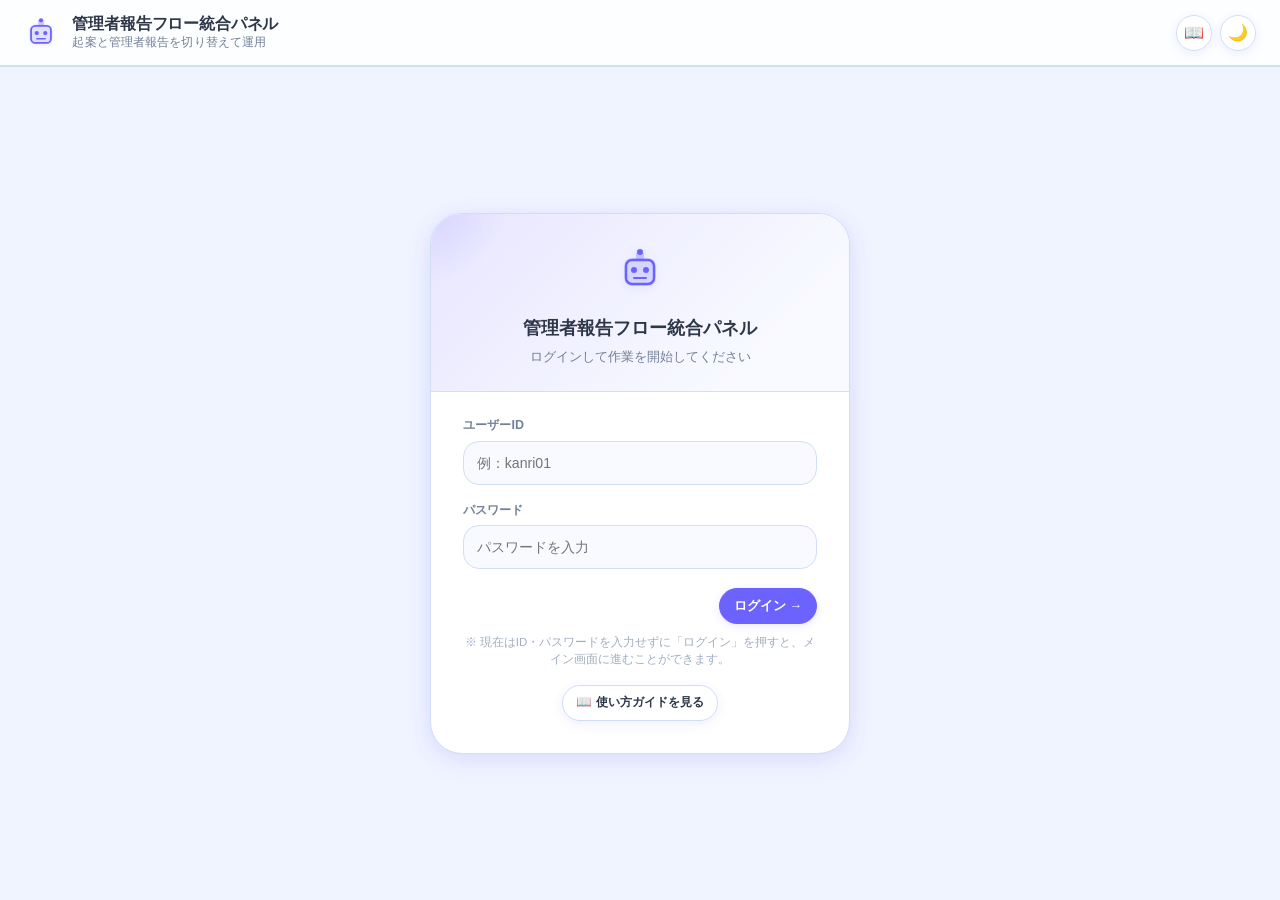
<file: index.html>
<!DOCTYPE html>
<html lang="ja" data-theme="light">
<head>
<meta charset="UTF-8" />
<meta name="viewport" content="width=device-width, initial-scale=1.0" />
<title>管理者報告フロー統合パネル - ログイン</title>
<link href="https://api.fontshare.com/v2/css?f[]=satoshi@400,500,700&display=swap" rel="stylesheet">
<link rel="stylesheet" href="common.css">
<style>
.login-wrap{display:flex;align-items:center;justify-content:center;flex:1;padding:1.5rem}
.login-card{background:var(--surface);border:1px solid var(--border);border-radius:var(--r-2xl);box-shadow:var(--shadow-md);max-width:420px;width:100%;overflow:hidden;animation:slideUp .4s cubic-bezier(.22,1,.36,1)}
.login-hd{padding:2rem 2rem 1.5rem;text-align:center;background:linear-gradient(135deg,var(--primary-light),var(--surface-2) 80%);border-bottom:1px solid var(--border);position:relative;overflow:hidden}
.login-hd::before{content:'';position:absolute;top:-50%;left:-20%;width:160px;height:160px;background:radial-gradient(circle,var(--primary-glow),transparent 70%);pointer-events:none}
.login-hd svg{width:48px;height:48px;color:var(--primary);filter:drop-shadow(0 2px 4px var(--primary-glow));margin-bottom:.8rem}
.login-hd h3{font-size:1.1rem;font-weight:700;margin-bottom:.3rem}
.login-hd p{font-size:.82rem;color:var(--muted);line-height:1.5}
.login-bd{padding:1.5rem 2rem 2rem}
.login-field{margin-bottom:1rem}
.login-field label{display:block;font-size:.78rem;font-weight:600;color:var(--muted);margin-bottom:.3rem;letter-spacing:.01em}
.login-field .input{width:100%;height:44px}
.login-btn-row{display:flex;justify-content:flex-end;gap:.6rem;margin-top:1.2rem}
.login-hint{margin-top:.6rem;font-size:.72rem;color:var(--faint);text-align:center;line-height:1.5}
.login-error{margin-top:.6rem;padding:.5rem .7rem;border-radius:var(--r-md);background:var(--error-soft);color:var(--error);font-size:.78rem;text-align:center;display:none}
.login-hd svg{animation:float 3s ease-in-out infinite}
@media(max-width:560px){
.login-card{max-width:100%}
.login-hd{padding:1.5rem 1.2rem 1.2rem}
.login-bd{padding:1.2rem}
}
</style>
</head>
<body>
<header class="topbar">
<div class="brand">
<svg viewBox="0 0 48 48" fill="none" aria-hidden="true">
<rect x="8" y="12" width="32" height="28" rx="8" fill="currentColor" opacity=".15"/>
<rect x="10" y="14" width="28" height="24" rx="6" stroke="currentColor" stroke-width="2.5"/>
<circle cx="18" cy="24" r="3" fill="currentColor"/>
<circle cx="30" cy="24" r="3" fill="currentColor"/>
<path d="M18 32h12" stroke="currentColor" stroke-width="2" stroke-linecap="round"/>
<rect x="20" y="6" width="8" height="8" rx="2" fill="currentColor" opacity=".3"/>
<circle cx="24" cy="6" r="3" fill="currentColor"/>
</svg>
<div>
<h1>管理者報告フロー統合パネル</h1>
<p>起案と管理者報告を切り替えて運用</p>
</div>
</div>
<div class="actions">
<button class="icon-btn" id="guideBtn" aria-label="使い方ガイド" onclick="location.href='https://morikawa001.github.io/kanri_flow/guide.html'" title="使い方ガイド">📖</button>
<button class="icon-btn" id="themeBtn" aria-label="テーマ切替">🌙</button>
</div>
</header>

<div class="login-wrap">
<div class="login-card">
<div class="login-hd">
<svg viewBox="0 0 48 48" fill="none" aria-hidden="true">
<rect x="8" y="12" width="32" height="28" rx="8" fill="currentColor" opacity=".15"/>
<rect x="10" y="14" width="28" height="24" rx="6" stroke="currentColor" stroke-width="2.5"/>
<circle cx="18" cy="24" r="3" fill="currentColor"/>
<circle cx="30" cy="24" r="3" fill="currentColor"/>
<path d="M18 32h12" stroke="currentColor" stroke-width="2" stroke-linecap="round"/>
<rect x="20" y="6" width="8" height="8" rx="2" fill="currentColor" opacity=".3"/>
<circle cx="24" cy="6" r="3" fill="currentColor"/>
</svg>
<h3>管理者報告フロー統合パネル</h3>
<p>ログインして作業を開始してください</p>
</div>
<div class="login-bd">
<div class="login-field">
<label for="loginUserId">ユーザーID</label>
<input type="text" class="input" id="loginUserId" placeholder="例：kanri01">
</div>
<div class="login-field">
<label for="loginPassword">パスワード</label>
<input type="password" class="input" id="loginPassword" placeholder="パスワードを入力">
</div>
<div class="login-error" id="loginError"></div>
<div class="login-btn-row">
<button class="primary-btn" id="loginBtn">ログイン →</button>
</div>
<div class="login-hint">※ 現在はID・パスワードを入力せずに「ログイン」を押すと、メイン画面に進むことができます。</div>
<div style="margin-top:1rem;text-align:center">
<button class="ghost-btn" onclick="location.href='https://morikawa001.github.io/kanri_flow/guide.html'" style="font-size:.78rem">📖 使い方ガイドを見る</button>
</div>
</div>
</div>
</div>

<script src="common.js?v=b74e433"></script>
<script>
document.getElementById('loginBtn').addEventListener('click',function(){
window.location.href='https://morikawa001.github.io/kanri_flow/procedure.html';
});
</script>
</body>
</html>
</file>
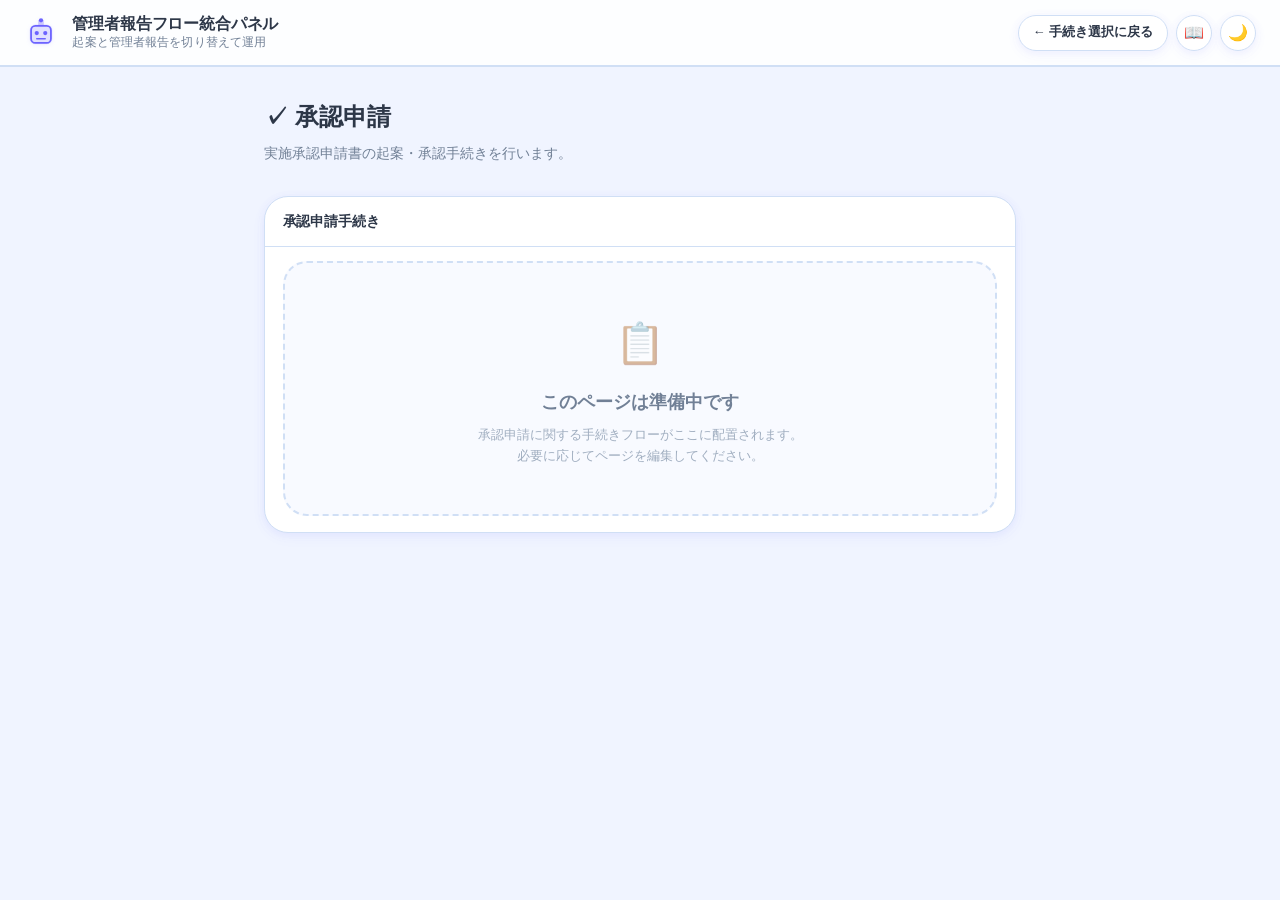
<file: approval.html>
<!DOCTYPE html>
<html lang="ja" data-theme="light">
<head>
<meta charset="UTF-8" />
<meta name="viewport" content="width=device-width, initial-scale=1.0" />
<title>承認申請 - 管理者報告フロー統合パネル</title>
<link href="https://api.fontshare.com/v2/css?f[]=satoshi@400,500,700&display=swap" rel="stylesheet">
<link rel="stylesheet" href="common.css">
<style>
.content-wrap{flex:1;padding:2rem 1.5rem;max-width:800px;width:100%;margin:0 auto}
.page-hd{margin-bottom:2rem;animation:slideUp .4s cubic-bezier(.22,1,.36,1)}
.page-hd h2{font-size:1.5rem;font-weight:700;margin-bottom:.3rem}
.page-hd p{color:var(--muted);font-size:.88rem;line-height:1.6}
.placeholder{padding:3rem 1.5rem;text-align:center;background:var(--surface-2);border:2px dashed var(--border);border-radius:var(--r-xl);animation:slideUp .6s cubic-bezier(.22,1,.36,1)}
.placeholder h3{font-size:1.1rem;color:var(--muted);margin-bottom:.5rem}
.placeholder p{font-size:.82rem;color:var(--faint);line-height:1.6}
.placeholder .icon{font-size:2.5rem;margin-bottom:.8rem;opacity:.5}
@media(max-width:560px){
.content-wrap{padding:1.2rem .85rem}
.page-hd h2{font-size:1.2rem}
}
</style>
</head>
<body>
<header class="topbar">
<div class="brand">
<svg viewBox="0 0 48 48" fill="none" aria-hidden="true">
<rect x="8" y="12" width="32" height="28" rx="8" fill="currentColor" opacity=".15"/>
<rect x="10" y="14" width="28" height="24" rx="6" stroke="currentColor" stroke-width="2.5"/>
<circle cx="18" cy="24" r="3" fill="currentColor"/>
<circle cx="30" cy="24" r="3" fill="currentColor"/>
<path d="M18 32h12" stroke="currentColor" stroke-width="2" stroke-linecap="round"/>
<rect x="20" y="6" width="8" height="8" rx="2" fill="currentColor" opacity=".3"/>
<circle cx="24" cy="6" r="3" fill="currentColor"/>
</svg>
<div>
<h1>管理者報告フロー統合パネル</h1>
<p>起案と管理者報告を切り替えて運用</p>
</div>
</div>
<div class="actions">
<button class="ghost-btn" onclick="location.href='https://morikawa001.github.io/kanri_flow/procedure.html'">← 手続き選択に戻る</button>
<button class="icon-btn" id="guideBtn" aria-label="使い方ガイド" onclick="location.href='https://morikawa001.github.io/kanri_flow/guide.html'" title="使い方ガイド">📖</button>
<button class="icon-btn" id="themeBtn" aria-label="テーマ切替">🌙</button>
</div>
</header>

<div class="content-wrap">
<div class="page-hd">
<h2>✓ 承認申請</h2>
<p>実施承認申請書の起案・承認手続きを行います。</p>
</div>
<div class="card">
<div class="card-hd"><h3>承認申請手続き</h3></div>
<div class="card-bd">
<div class="placeholder">
<div class="icon">📋</div>
<h3>このページは準備中です</h3>
<p>承認申請に関する手続きフローがここに配置されます。<br>必要に応じてページを編集してください。</p>
</div>
</div>
</div>
</div>

<script src="common.js?v=b74e433"></script>
</body>
</html>
</file>
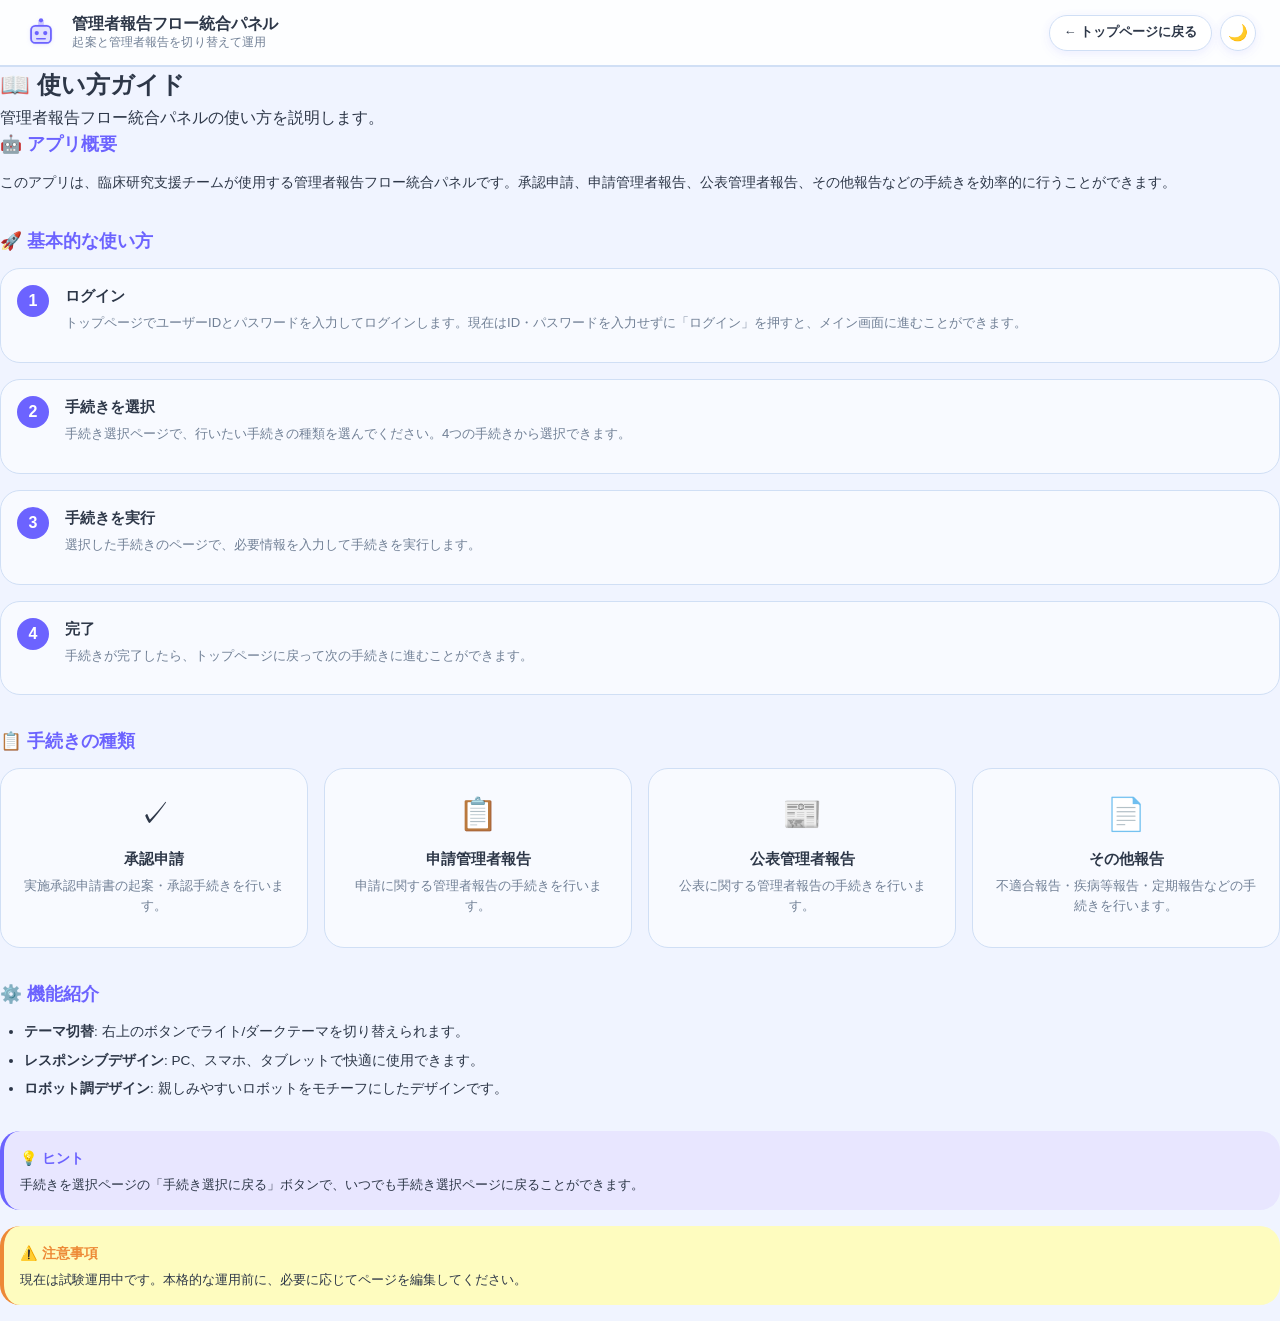
<file: guide.html>
<!DOCTYPE html>
<html lang="ja" data-theme="light">
<head>
<meta charset="UTF-8" />
<meta name="viewport" content="width=device-width, initial-scale=1.0" />
<title>使い方ガイド - 管理者報告フロー統合パネル</title>
<link href="https://api.fontshare.com/v2/css?f[]=satoshi@400,500,700&display=swap" rel="stylesheet">
<link rel="stylesheet" href="common.css">
<style>
.guide-section{margin-bottom:2rem}
.guide-section h3{font-size:1.1rem;font-weight:700;margin-bottom:.8rem;color:var(--primary);display:flex;align-items:center;gap:.5rem}
.guide-section p{font-size:.88rem;color:var(--text);line-height:1.7;margin-bottom:.8rem}
.guide-section ul{margin:.5rem 0 1rem;padding-left:1.5rem}
.guide-section li{font-size:.85rem;color:var(--text);line-height:1.6;margin-bottom:.4rem}

.step-list{display:grid;gap:1rem}
.step-item{display:flex;gap:1rem;align-items:flex-start;padding:1rem;background:var(--surface-2);border-radius:var(--r-lg);border:1px solid var(--border)}
.step-num{width:2rem;height:2rem;border-radius:50%;background:var(--primary);color:var(--inv);display:flex;align-items:center;justify-content:center;font-weight:700;flex-shrink:0}
.step-content h4{font-size:.92rem;font-weight:600;margin-bottom:.3rem}
.step-content p{font-size:.82rem;color:var(--muted);line-height:1.5}

.feature-grid{display:grid;grid-template-columns:repeat(auto-fit,minmax(250px,1fr));gap:1rem}
.feature-card{padding:1.2rem;background:var(--surface-2);border-radius:var(--r-lg);border:1px solid var(--border);text-align:center}
.feature-icon{font-size:2rem;margin-bottom:.5rem}
.feature-card h4{font-size:.92rem;font-weight:600;margin-bottom:.3rem}
.feature-card p{font-size:.82rem;color:var(--muted);line-height:1.5}

.tip-box{padding:1rem;background:var(--primary-light);border-radius:var(--r-lg);border-left:4px solid var(--primary);margin:1rem 0}
.tip-box h4{font-size:.88rem;font-weight:600;margin-bottom:.3rem;color:var(--primary)}
.tip-box p{font-size:.82rem;color:var(--text);line-height:1.5}

.warning-box{padding:1rem;background:var(--warn-soft);border-radius:var(--r-lg);border-left:4px solid var(--warn);margin:1rem 0}
.warning-box h4{font-size:.88rem;font-weight:600;margin-bottom:.3rem;color:var(--warn)}
.warning-box p{font-size:.82rem;color:var(--text);line-height:1.5}
</style>
</head>
<body>
<header class="topbar">
<div class="brand">
<svg viewBox="0 0 48 48" fill="none" aria-hidden="true">
<rect x="8" y="12" width="32" height="28" rx="8" fill="currentColor" opacity=".15"/>
<rect x="10" y="14" width="28" height="24" rx="6" stroke="currentColor" stroke-width="2.5"/>
<circle cx="18" cy="24" r="3" fill="currentColor"/>
<circle cx="30" cy="24" r="3" fill="currentColor"/>
<path d="M18 32h12" stroke="currentColor" stroke-width="2" stroke-linecap="round"/>
<rect x="20" y="6" width="8" height="8" rx="2" fill="currentColor" opacity=".3"/>
<circle cx="24" cy="6" r="3" fill="currentColor"/>
</svg>
<div>
<h1>管理者報告フロー統合パネル</h1>
<p>起案と管理者報告を切り替えて運用</p>
</div>
</div>
<div class="actions">
<button class="ghost-btn" onclick="location.href='https://morikawa001.github.io/kanri_flow/'">← トップページに戻る</button>
<button class="icon-btn" id="themeBtn" aria-label="テーマ切替">🌙</button>
</div>
</header>

<div class="content-wrap">
<div class="page-hd">
<h2>📖 使い方ガイド</h2>
<p>管理者報告フロー統合パネルの使い方を説明します。</p>
</div>

<div class="guide-section">
<h3>🤖 アプリ概要</h3>
<p>このアプリは、臨床研究支援チームが使用する管理者報告フロー統合パネルです。承認申請、申請管理者報告、公表管理者報告、その他報告などの手続きを効率的に行うことができます。</p>
</div>

<div class="guide-section">
<h3>🚀 基本的な使い方</h3>
<div class="step-list">
<div class="step-item">
<div class="step-num">1</div>
<div class="step-content">
<h4>ログイン</h4>
<p>トップページでユーザーIDとパスワードを入力してログインします。現在はID・パスワードを入力せずに「ログイン」を押すと、メイン画面に進むことができます。</p>
</div>
</div>
<div class="step-item">
<div class="step-num">2</div>
<div class="step-content">
<h4>手続きを選択</h4>
<p>手続き選択ページで、行いたい手続きの種類を選んでください。4つの手続きから選択できます。</p>
</div>
</div>
<div class="step-item">
<div class="step-num">3</div>
<div class="step-content">
<h4>手続きを実行</h4>
<p>選択した手続きのページで、必要情報を入力して手続きを実行します。</p>
</div>
</div>
<div class="step-item">
<div class="step-num">4</div>
<div class="step-content">
<h4>完了</h4>
<p>手続きが完了したら、トップページに戻って次の手続きに進むことができます。</p>
</div>
</div>
</div>
</div>

<div class="guide-section">
<h3>📋 手続きの種類</h3>
<div class="feature-grid">
<div class="feature-card">
<div class="feature-icon">✓</div>
<h4>承認申請</h4>
<p>実施承認申請書の起案・承認手続きを行います。</p>
</div>
<div class="feature-card">
<div class="feature-icon">📋</div>
<h4>申請管理者報告</h4>
<p>申請に関する管理者報告の手続きを行います。</p>
</div>
<div class="feature-card">
<div class="feature-icon">📰</div>
<h4>公表管理者報告</h4>
<p>公表に関する管理者報告の手続きを行います。</p>
</div>
<div class="feature-card">
<div class="feature-icon">📄</div>
<h4>その他報告</h4>
<p>不適合報告・疾病等報告・定期報告などの手続きを行います。</p>
</div>
</div>
</div>

<div class="guide-section">
<h3>⚙️ 機能紹介</h3>
<ul>
<li><strong>テーマ切替</strong>: 右上のボタンでライト/ダークテーマを切り替えられます。</li>
<li><strong>レスポンシブデザイン</strong>: PC、スマホ、タブレットで快適に使用できます。</li>
<li><strong>ロボット調デザイン</strong>: 親しみやすいロボットをモチーフにしたデザインです。</li>
</ul>
</div>

<div class="tip-box">
<h4>💡 ヒント</h4>
<p>手続きを選択ページの「手続き選択に戻る」ボタンで、いつでも手続き選択ページに戻ることができます。</p>
</div>

<div class="warning-box">
<h4>⚠️ 注意事項</h4>
<p>現在は試験運用中です。本格的な運用前に、必要に応じてページを編集してください。</p>
</div>
</div>

<script src="common.js?v=b74e433"></script>
</body>
</html>
</file>
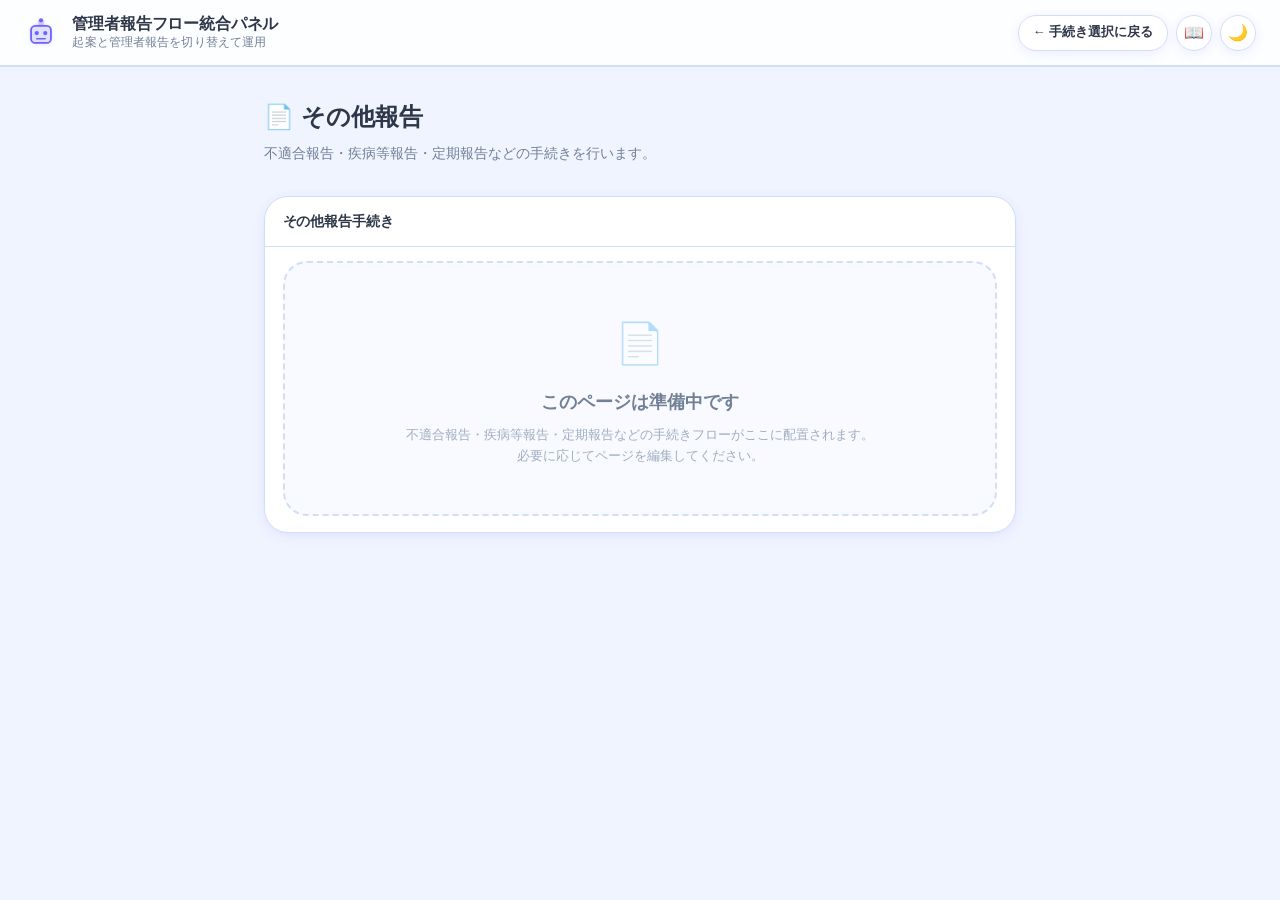
<file: other_report.html>
<!DOCTYPE html>
<html lang="ja" data-theme="light">
<head>
<meta charset="UTF-8" />
<meta name="viewport" content="width=device-width, initial-scale=1.0" />
<title>その他報告 - 管理者報告フロー統合パネル</title>
<link href="https://api.fontshare.com/v2/css?f[]=satoshi@400,500,700&display=swap" rel="stylesheet">
<link rel="stylesheet" href="common.css">
<style>
.content-wrap{flex:1;padding:2rem 1.5rem;max-width:800px;width:100%;margin:0 auto}
.page-hd{margin-bottom:2rem;animation:slideUp .4s cubic-bezier(.22,1,.36,1)}
.page-hd h2{font-size:1.5rem;font-weight:700;margin-bottom:.3rem}
.page-hd p{color:var(--muted);font-size:.88rem;line-height:1.6}
.placeholder{padding:3rem 1.5rem;text-align:center;background:var(--surface-2);border:2px dashed var(--border);border-radius:var(--r-xl);animation:slideUp .6s cubic-bezier(.22,1,.36,1)}
.placeholder h3{font-size:1.1rem;color:var(--muted);margin-bottom:.5rem}
.placeholder p{font-size:.82rem;color:var(--faint);line-height:1.6}
.placeholder .icon{font-size:2.5rem;margin-bottom:.8rem;opacity:.5}
@media(max-width:560px){
.content-wrap{padding:1.2rem .85rem}
.page-hd h2{font-size:1.2rem}
}
</style>
</head>
<body>
<header class="topbar">
<div class="brand">
<svg viewBox="0 0 48 48" fill="none" aria-hidden="true">
<rect x="8" y="12" width="32" height="28" rx="8" fill="currentColor" opacity=".15"/>
<rect x="10" y="14" width="28" height="24" rx="6" stroke="currentColor" stroke-width="2.5"/>
<circle cx="18" cy="24" r="3" fill="currentColor"/>
<circle cx="30" cy="24" r="3" fill="currentColor"/>
<path d="M18 32h12" stroke="currentColor" stroke-width="2" stroke-linecap="round"/>
<rect x="20" y="6" width="8" height="8" rx="2" fill="currentColor" opacity=".3"/>
<circle cx="24" cy="6" r="3" fill="currentColor"/>
</svg>
<div>
<h1>管理者報告フロー統合パネル</h1>
<p>起案と管理者報告を切り替えて運用</p>
</div>
</div>
<div class="actions">
<button class="ghost-btn" onclick="location.href='https://morikawa001.github.io/kanri_flow/procedure.html'">← 手続き選択に戻る</button>
<button class="icon-btn" id="guideBtn" aria-label="使い方ガイド" onclick="location.href='https://morikawa001.github.io/kanri_flow/guide.html'" title="使い方ガイド">📖</button>
<button class="icon-btn" id="themeBtn" aria-label="テーマ切替">🌙</button>
</div>
</header>

<div class="content-wrap">
<div class="page-hd">
<h2>📄 その他報告</h2>
<p>不適合報告・疾病等報告・定期報告などの手続きを行います。</p>
</div>
<div class="card">
<div class="card-hd"><h3>その他報告手続き</h3></div>
<div class="card-bd">
<div class="placeholder">
<div class="icon">📄</div>
<h3>このページは準備中です</h3>
<p>不適合報告・疾病等報告・定期報告などの手続きフローがここに配置されます。<br>必要に応じてページを編集してください。</p>
</div>
</div>
</div>
</div>

<script src="common.js?v=b74e433"></script>
</body>
</html>
</file>
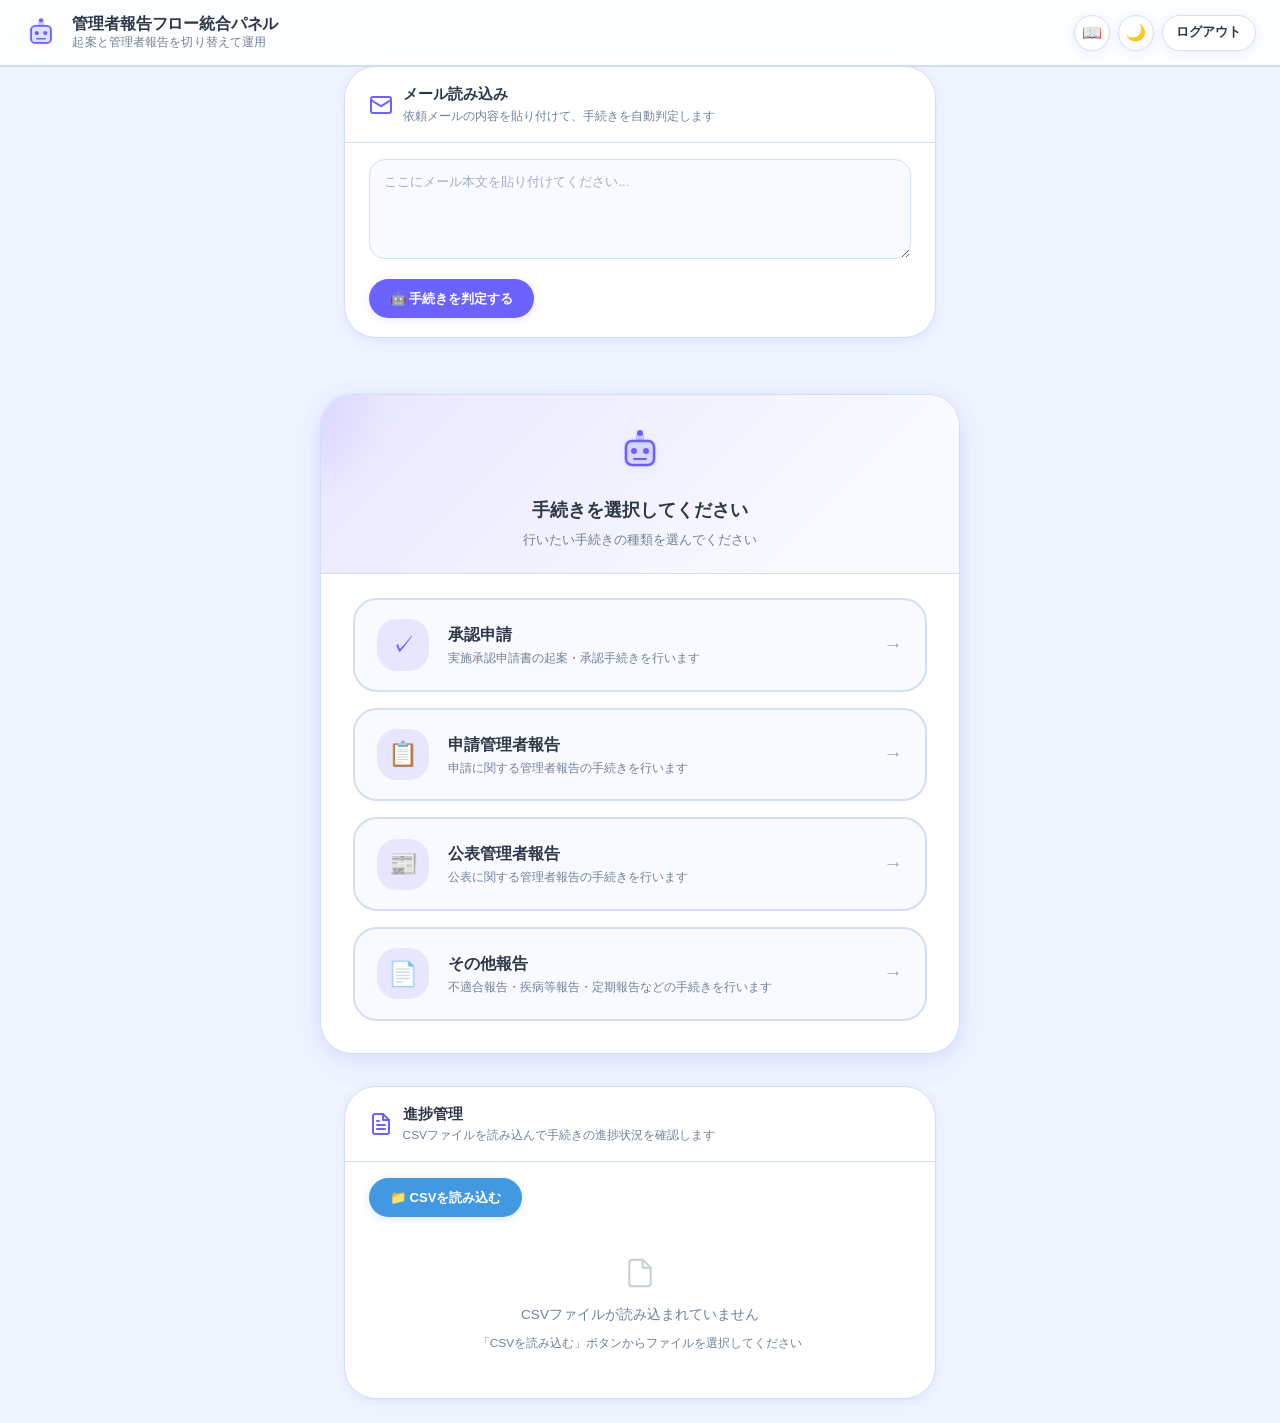
<file: procedure.html>
<!DOCTYPE html>
<html lang="ja" data-theme="light">
<head>
<meta charset="UTF-8" />
<meta name="viewport" content="width=device-width, initial-scale=1.0" />
<title>手続きを選択 - 管理者報告フロー統合パネル</title>
<link href="https://api.fontshare.com/v2/css?f[]=satoshi@400,500,700&display=swap" rel="stylesheet">
<link rel="stylesheet" href="common.css">
<style>
.select-wrap{display:flex;align-items:center;justify-content:center;flex:1;padding:2rem 1.5rem}
.select-card{background:var(--surface);border:1px solid var(--border);border-radius:var(--r-2xl);box-shadow:var(--shadow-md);max-width:640px;width:100%;overflow:hidden;animation:slideUp .4s cubic-bezier(.22,1,.36,1)}
.select-hd{padding:2rem 2rem 1.5rem;text-align:center;background:linear-gradient(135deg,var(--primary-light),var(--surface-2) 80%);border-bottom:1px solid var(--border);position:relative;overflow:hidden}
.select-hd::before{content:'';position:absolute;top:-50%;left:-20%;width:200px;height:200px;background:radial-gradient(circle,var(--primary-glow),transparent 70%);pointer-events:none}
.select-hd svg{width:48px;height:48px;color:var(--primary);filter:drop-shadow(0 2px 4px var(--primary-glow));margin-bottom:.8rem}
.select-hd h3{font-size:1.15rem;font-weight:700;margin-bottom:.3rem}
.select-hd p{font-size:.82rem;color:var(--muted);line-height:1.5}
.select-bd{padding:1.5rem 2rem 2rem}

.proc-btn{display:flex;align-items:center;gap:1.2rem;width:100%;padding:1.2rem 1.4rem;margin-bottom:1rem;background:var(--surface-2);border:2px solid var(--border);border-radius:var(--r-xl);text-align:left;transition:all .3s cubic-bezier(.4,0,.2,1);text-decoration:none;color:inherit;position:relative;overflow:hidden}
.proc-btn::before{content:'';position:absolute;top:0;left:-100%;width:100%;height:100%;background:linear-gradient(90deg,transparent,rgba(108,99,255,.1),transparent);transition:left .5s ease}
.proc-btn:hover::before{left:100%}
.proc-btn:last-child{margin-bottom:0}
.proc-btn:hover{border-color:var(--primary);background:var(--primary-light);box-shadow:var(--shadow-md);transform:translateY(-3px) scale(1.02)}
.proc-btn:active{transform:translateY(0) scale(.98);box-shadow:var(--shadow-sm)}
.proc-icon{width:3.2rem;height:3.2rem;border-radius:var(--r-lg);display:grid;place-items:center;font-size:1.5rem;flex-shrink:0;transition:all .3s cubic-bezier(.4,0,.2,1);background:var(--primary-light);color:var(--primary)}
.proc-btn:hover .proc-icon{background:var(--primary);color:var(--inv);transform:scale(1.1) rotate(5deg)}
.proc-text{flex:1;min-width:0}
.proc-text strong{display:block;font-size:1rem;font-weight:700;margin-bottom:.15rem}
.proc-text span{display:block;font-size:.78rem;color:var(--muted);line-height:1.4}
.proc-arrow{font-size:1.2rem;color:var(--faint);flex-shrink:0;transition:all .3s cubic-bezier(.4,0,.2,1)}
.proc-btn:hover .proc-arrow{color:var(--primary);transform:translateX(6px)}
.proc-btn.highlighted{border-color:var(--robot-accent);background:var(--robot-accent-light);box-shadow:0 0 0 3px rgba(255,107,157,.2),var(--shadow-md);transform:translateY(-3px) scale(1.02)}
.proc-btn.highlighted .proc-icon{background:var(--robot-accent);color:var(--inv);transform:scale(1.1)}
.proc-btn.dimmed{opacity:.4;transform:scale(.97)}

.mail-section{max-width:640px;width:100%;margin:0 auto 1.5rem;padding:0 1.5rem}
.mail-card{background:var(--surface);border:1px solid var(--border);border-radius:var(--r-2xl);box-shadow:var(--shadow-sm);overflow:hidden;animation:slideUp .3s cubic-bezier(.22,1,.36,1)}
.mail-hd{padding:1rem 1.5rem;border-bottom:1px solid var(--border);display:flex;align-items:center;gap:.6rem}
.mail-hd svg{width:24px;height:24px;color:var(--primary);flex-shrink:0}
.mail-hd h3{font-size:.92rem;font-weight:700}
.mail-hd p{font-size:.74rem;color:var(--muted)}
.mail-bd{padding:1rem 1.5rem 1.2rem}
.mail-textarea{width:100%;min-height:100px;background:var(--surface-2);border:1px solid var(--border);color:var(--text);border-radius:var(--r-md);padding:.7rem .9rem;font-size:.82rem;line-height:1.6;resize:vertical;transition:border-color .2s,box-shadow .2s;font-family:var(--font)}
.mail-textarea:focus{outline:none;border-color:var(--primary);box-shadow:0 0 0 3px var(--primary-glow)}
.mail-textarea::placeholder{color:var(--faint)}
.mail-btn-row{display:flex;gap:.6rem;margin-top:.8rem;align-items:center}
.mail-judge-btn{padding:.55rem 1.3rem;font-size:.82rem;font-weight:700;border-radius:var(--pill);background:var(--primary);color:var(--inv);border:none;box-shadow:0 2px 8px var(--primary-glow);transition:all .25s cubic-bezier(.4,0,.2,1)}
.mail-judge-btn:hover{background:var(--primary-2);box-shadow:0 4px 16px var(--primary-glow);transform:translateY(-1px)}
.mail-judge-btn:active{transform:translateY(0)}
.mail-result{margin-top:.7rem;padding:.6rem .9rem;border-radius:var(--r-md);font-size:.8rem;line-height:1.5;display:none}
.mail-result.show{display:block}
.mail-result.success{background:var(--success-soft);color:var(--success);border:1px solid var(--success)}
.mail-result.info{background:var(--blue-soft);color:var(--blue);border:1px solid var(--blue)}
.mail-result.warn{background:var(--warn-soft);color:var(--warn);border:1px solid var(--warn)}

.ai-result-card{background:var(--surface);border:1px solid var(--border);border-radius:var(--r-lg);padding:1.2rem;margin-top:.8rem;animation:slideUp .3s ease}
.ai-result-header{display:flex;align-items:center;gap:.8rem;margin-bottom:.8rem}
.ai-badge{background:var(--primary);color:var(--inv);padding:.3rem .8rem;border-radius:var(--pill);font-size:.82rem;font-weight:700}
.ai-confidence{font-size:.78rem;color:var(--muted)}
.ai-result-reason{font-size:.85rem;color:var(--text);line-height:1.5;margin-bottom:.8rem;padding-bottom:.8rem;border-bottom:1px solid var(--border)}
.ai-result-details{display:grid;grid-template-columns:repeat(auto-fit,minmax(200px,1fr));gap:.5rem;margin-bottom:1rem}
.ai-detail{font-size:.82rem;padding:.4rem .6rem;background:var(--surface-2);border-radius:var(--r-sm)}
.ai-detail strong{color:var(--primary);margin-right:.3rem}
.ai-result-actions{display:flex;justify-content:flex-end}
.ai-action-btn{background:var(--primary);color:var(--inv);padding:.6rem 1.2rem;border-radius:var(--pill);font-size:.82rem;font-weight:700;border:none;cursor:pointer;transition:all .2s ease}
.ai-action-btn:hover{background:var(--primary-2);transform:translateY(-1px)}
.ai-loading{color:var(--primary);text-align:center;padding:1rem}
.ai-error{color:var(--error);background:var(--error-soft);border:1px solid var(--error);padding:.6rem .9rem;border-radius:var(--r-md);font-size:.8rem}
.ai-warn{color:var(--warn);background:var(--warn-soft);border:1px solid var(--warn);padding:.6rem .9rem;border-radius:var(--r-md);font-size:.8rem}

@keyframes slideUp{from{opacity:0;transform:translateY(30px) scale(.95)}to{opacity:1;transform:translateY(0) scale(1)}}
@keyframes float{0%,100%{transform:translateY(0)}50%{transform:translateY(-5px)}}
@keyframes pulse{0%,100%{transform:scale(1)}50%{transform:scale(1.05)}}
.select-hd svg{animation:float 3s ease-in-out infinite}
.progress-section{max-width:640px;width:100%;margin:0 auto 1.5rem;padding:0 1.5rem}
.progress-card{background:var(--surface);border:1px solid var(--border);border-radius:var(--r-2xl);box-shadow:var(--shadow-sm);overflow:hidden;animation:slideUp .3s cubic-bezier(.22,1,.36,1)}
.progress-hd{padding:1rem 1.5rem;border-bottom:1px solid var(--border);display:flex;align-items:center;gap:.6rem}
.progress-hd svg{width:24px;height:24px;color:var(--primary);flex-shrink:0}
.progress-hd h3{font-size:.92rem;font-weight:700}
.progress-hd p{font-size:.74rem;color:var(--muted)}
.progress-bd{padding:1rem 1.5rem 1.2rem}
.csv-btn-row{display:flex;gap:.6rem;margin-bottom:1rem;align-items:center}
.csv-load-btn{padding:.55rem 1.3rem;font-size:.82rem;font-weight:700;border-radius:var(--pill);background:var(--blue);color:var(--inv);border:none;box-shadow:0 2px 8px rgba(66,153,225,.2);transition:all .25s cubic-bezier(.4,0,.2,1)}
.csv-load-btn:hover{background:var(--primary);box-shadow:0 4px 16px var(--primary-glow);transform:translateY(-1px)}
.csv-load-btn:active{transform:translateY(0)}
.csv-status{font-size:.78rem;color:var(--muted)}
.progress-table-wrap{overflow-x:auto}
.progress-table{width:100%;border-collapse:collapse;font-size:.82rem;min-width:800px}
.progress-table th{padding:.6rem .8rem;text-align:left;font-weight:700;border-bottom:2px solid var(--border);color:var(--muted);font-size:.74rem;text-transform:uppercase;letter-spacing:.03em;white-space:nowrap}
.progress-table td{padding:.6rem .8rem;border-bottom:1px solid var(--border);max-width:200px;overflow:hidden;text-overflow:ellipsis;white-space:nowrap}
.progress-table tr:hover td{background:var(--surface-2)}
.status-badge{display:inline-block;padding:.2rem .6rem;border-radius:var(--pill);font-size:.72rem;font-weight:700}
.status-badge.not-started{background:var(--surface-3);color:var(--muted)}
.status-badge.drafting{background:var(--warn-soft);color:var(--warn)}
.status-badge.in-progress{background:var(--blue-soft);color:var(--blue)}
.status-badge.completed{background:var(--success-soft);color:var(--success)}
.progress-bar{width:60px;height:6px;background:var(--surface-3);border-radius:var(--pill);overflow:hidden}
.progress-bar-fill{height:100%;border-radius:var(--pill);transition:width .3s}
.progress-bar-fill.not-started{width:0;background:var(--muted)}
.progress-bar-fill.drafting{width:33%;background:var(--warn)}
.progress-bar-fill.in-progress{width:66%;background:var(--blue)}
.progress-bar-fill.completed{width:100%;background:var(--success)}
.csv-empty{text-align:center;padding:1.5rem;color:var(--muted)}
.csv-empty svg{width:32px;height:32px;margin-bottom:.5rem;opacity:.4}
.csv-empty p{font-size:.85rem;margin-bottom:.2rem}
.csv-empty span{font-size:.74rem}

@media(max-width:560px){
.select-card{max-width:100%;margin:0 1rem}
.select-hd{padding:1.5rem 1.2rem 1.2rem}
.select-bd{padding:1.2rem}
.proc-btn{padding:1rem 1.1rem;gap:1rem}
.proc-icon{width:2.8rem;height:2.8rem;font-size:1.3rem}
.proc-text strong{font-size:.92rem}
.brand h1{font-size:.9rem}
.brand p{font-size:.7rem}
.mail-section{padding:0 .85rem}
.mail-bd{padding:.8rem 1rem 1rem}
}
</style>
</head>
<body>
<header class="topbar">
<div class="brand">
<svg viewBox="0 0 48 48" fill="none" aria-hidden="true">
<rect x="8" y="12" width="32" height="28" rx="8" fill="currentColor" opacity=".15"/>
<rect x="10" y="14" width="28" height="24" rx="6" stroke="currentColor" stroke-width="2.5"/>
<circle cx="18" cy="24" r="3" fill="currentColor"/>
<circle cx="30" cy="24" r="3" fill="currentColor"/>
<path d="M18 32h12" stroke="currentColor" stroke-width="2" stroke-linecap="round"/>
<rect x="20" y="6" width="8" height="8" rx="2" fill="currentColor" opacity=".3"/>
<circle cx="24" cy="6" r="3" fill="currentColor"/>
</svg>
<div>
<h1>管理者報告フロー統合パネル</h1>
<p>起案と管理者報告を切り替えて運用</p>
</div>
</div>
<div class="actions">
<button class="icon-btn" id="guideBtn" aria-label="使い方ガイド" onclick="location.href='https://morikawa001.github.io/kanri_flow/guide.html'" title="使い方ガイド">📖</button>
<button class="icon-btn" id="themeBtn" aria-label="テーマ切替">🌙</button>
<button class="ghost-btn" id="logoutBtn" aria-label="ログアウト" onclick="location.href='https://morikawa001.github.io/kanri_flow/'" title="ログアウト">ログアウト</button>
</div>
</header>

<div class="mail-section">
<div class="mail-card">
<div class="mail-hd">
<svg viewBox="0 0 24 24" fill="none" stroke="currentColor" stroke-width="2" stroke-linecap="round" stroke-linejoin="round"><rect x="2" y="4" width="20" height="16" rx="2"/><path d="m22 7-8.97 5.7a1.94 1.94 0 0 1-2.06 0L2 7"/></svg>
<div>
<h3>メール読み込み</h3>
<p>依頼メールの内容を貼り付けて、手続きを自動判定します</p>
</div>
</div>
<div class="mail-bd">
<textarea class="mail-textarea" id="mailInput" placeholder="ここにメール本文を貼り付けてください..."></textarea>
<div class="mail-btn-row">
<button class="mail-judge-btn" id="judgeBtn">🤖 手続きを判定する</button>
</div>
<div class="mail-result" id="mailResult"></div>
</div>
</div>
</div>

<div class="select-wrap">
<div class="select-card">
<div class="select-hd">
<svg viewBox="0 0 48 48" fill="none" aria-hidden="true">
<rect x="8" y="12" width="32" height="28" rx="8" fill="currentColor" opacity=".15"/>
<rect x="10" y="14" width="28" height="24" rx="6" stroke="currentColor" stroke-width="2.5"/>
<circle cx="18" cy="24" r="3" fill="currentColor"/>
<circle cx="30" cy="24" r="3" fill="currentColor"/>
<path d="M18 32h12" stroke="currentColor" stroke-width="2" stroke-linecap="round"/>
<rect x="20" y="6" width="8" height="8" rx="2" fill="currentColor" opacity=".3"/>
<circle cx="24" cy="6" r="3" fill="currentColor"/>
</svg>
<h3>手続きを選択してください</h3>
<p>行いたい手続きの種類を選んでください</p>
</div>
<div class="select-bd">
<button class="proc-btn" data-keywords="承認,起案,実施承認" onclick="location.href='https://morikawa001.github.io/kanri_flow/approval.html'">
<div class="proc-icon approval">✓</div>
<div class="proc-text">
<strong>承認申請</strong>
<span>実施承認申請書の起案・承認手続きを行います</span>
</div>
<span class="proc-arrow">→</span>
</button>
<button class="proc-btn" data-keywords="CRB,申請,申請管理者" onclick="location.href='https://morikawa001.github.io/kanri_flow/apply_report.html'">
<div class="proc-icon apply">📋</div>
<div class="proc-text">
<strong>申請管理者報告</strong>
<span>申請に関する管理者報告の手続きを行います</span>
</div>
<span class="proc-arrow">→</span>
</button>
<button class="proc-btn" data-keywords="管理者報告,公表" onclick="location.href='https://morikawa001.github.io/kanri_flow/publish_report.html'">
<div class="proc-icon publish">📰</div>
<div class="proc-text">
<strong>公表管理者報告</strong>
<span>公表に関する管理者報告の手続きを行います</span>
</div>
<span class="proc-arrow">→</span>
</button>
<button class="proc-btn" data-keywords="不適合,疾病,定期報告" onclick="location.href='https://morikawa001.github.io/kanri_flow/other_report.html'">
<div class="proc-icon other">📄</div>
<div class="proc-text">
<strong>その他報告</strong>
<span>不適合報告・疾病等報告・定期報告などの手続きを行います</span>
</div>
<span class="proc-arrow">→</span>
</button>
</div>
</div>
</div>

<!-- CSV読み込みセクション -->
<div class="progress-section">
<div class="progress-card">
<div class="progress-hd">
<svg viewBox="0 0 24 24" fill="none" stroke="currentColor" stroke-width="2" stroke-linecap="round" stroke-linejoin="round"><path d="M14 2H6a2 2 0 0 0-2 2v16a2 2 0 0 0 2 2h12a2 2 0 0 0 2-2V8z"/><polyline points="14 2 14 8 20 8"/><line x1="16" y1="13" x2="8" y2="13"/><line x1="16" y1="17" x2="8" y2="17"/><polyline points="10 9 9 9 8 9"/></svg>
<div>
<h3>進捗管理</h3>
<p>CSVファイルを読み込んで手続きの進捗状況を確認します</p>
</div>
</div>
<div class="progress-bd">
<div class="csv-btn-row">
<button class="csv-load-btn" id="csvLoadBtn">📁 CSVを読み込む</button>
<input type="file" id="csvFileInput" accept=".csv" multiple style="display:none">
<span class="csv-status" id="csvStatus"></span>
</div>
<div class="progress-table-wrap" id="progressTableWrap" style="display:none">
<table class="progress-table" id="progressTable">
<thead>
<tr>
<th>報告区分</th>
<th>起案番号</th>
<th>起案日</th>
<th>担当者</th>
<th>ステータス</th>
<th>進捗</th>
<th>公表日</th>
<th>研究課題名</th>
<th>研究責任者</th>
</tr>
</thead>
<tbody id="progressTableBody"></tbody>
</table>
</div>
<div class="csv-empty" id="csvEmpty">
<svg viewBox="0 0 24 24" fill="none" stroke="currentColor" stroke-width="1.5" stroke-linecap="round" stroke-linejoin="round"><path d="M14 2H6a2 2 0 0 0-2 2v16a2 2 0 0 0 2 2h12a2 2 0 0 0 2-2V8z"/><polyline points="14 2 14 8 20 8"/></svg>
<p>CSVファイルが読み込まれていません</p>
<span>「CSVを読み込む」ボタンからファイルを選択してください</span>
</div>
</div>
</div>
</div>

<script src="common.js?v=b74e433"></script>
<script>
// ============================================================
// keywords.csv からキーワード辞書を読み込む
// ============================================================
var keywordDict={};

function loadKeywordDict(){
fetch('keywords.csv')
.then(function(res){
if(!res.ok)throw new Error('keywords.csv not found');
return res.text();
})
.then(function(csv){
parseKeywordCSV(csv);
console.log('[keywordDict] loaded',Object.keys(keywordDict).length,'procedures');
})
.catch(function(err){
console.warn('[keywordDict] load failed:',err.message);
});
}

function parseKeywordCSV(text){
text=text.replace(/^\uFEFF/,'');
var lines=text.split(/\r?\n/);
var headers=lines[0].split(',').map(function(h){return h.trim();});
var colProc=headers.indexOf('手続き');
var colKw=headers.indexOf('キーワード');
if(colProc===-1||colKw===-1)return;

for(var i=1;i<lines.length;i++){
var line=lines[i].trim();
if(!line)continue;
var cols=line.split(',').map(function(c){return c.trim();});
var procedure=cols[colProc];
var keyword=cols[colKw];
if(procedure&&keyword){
if(!keywordDict[procedure])keywordDict[procedure]=[];
keywordDict[procedure].push(keyword);
}
}
}

loadKeywordDict();

// ============================================================
// 手続き判定
// ============================================================
document.getElementById('judgeBtn').addEventListener('click',function(){
var text=document.getElementById('mailInput').value.trim();
var result=document.getElementById('mailResult');
var buttons=document.querySelectorAll('.proc-btn');

if(!text){
result.className='mail-result show warn';
result.textContent='⚠️ メール本文を貼り付けてください。';
buttons.forEach(function(btn){btn.classList.remove('highlighted','dimmed');});
return;
}

var t=text.replace(/\s/g,'');
var bestMatch={procedure:null,count:0};

for(var proc in keywordDict){
var count=0;
keywordDict[proc].forEach(function(kw){
if(t.indexOf(kw)!==-1)count++;
});
if(count>bestMatch.count){
bestMatch={procedure:proc,count:count};
}
}

buttons.forEach(function(btn){
var name=btn.querySelector('strong').textContent;
if(bestMatch.procedure&&bestMatch.count>0&&name===bestMatch.procedure){
btn.classList.add('highlighted');
btn.classList.remove('dimmed');
}else{
btn.classList.remove('highlighted');
btn.classList.add('dimmed');
}
});

if(bestMatch.procedure&&bestMatch.count>0){
result.className='mail-result show success';
result.innerHTML='✅ <strong>'+bestMatch.procedure+'</strong> が該当しました。ボタンをクリックして手続きを開始してください。';
}else{
result.className='mail-result show info';
result.textContent='🔍 該当する手続きが見つかりませんでした。手動で選択してください。';
buttons.forEach(function(btn){btn.classList.remove('highlighted','dimmed');});
}
});

// CSV読み込み機能
var csvLoadBtn=document.getElementById('csvLoadBtn');
var csvFileInput=document.getElementById('csvFileInput');
var csvStatus=document.getElementById('csvStatus');
var progressTableWrap=document.getElementById('progressTableWrap');
var progressTableBody=document.getElementById('progressTableBody');
var csvEmpty=document.getElementById('csvEmpty');

csvLoadBtn.addEventListener('click',function(){
csvFileInput.click();
});

csvFileInput.addEventListener('change',function(e){
var files=e.target.files;
if(!files.length)return;

csvStatus.textContent='読み込み中...';
progressTableBody.innerHTML='';
var loadedCount=0;

Array.from(files).forEach(function(file){
var reader=new FileReader();
reader.onload=function(evt){
var csv=evt.target.result;
var rows=parseCSV(csv);

console.log('CSV parsed rows:',rows);
console.log('Headers:',rows[0]);

// ヘッダー行をスキップしてデータ行を処理
var headers=rows[0];
for(var i=1;i<rows.length;i++){
if(rows[i].length>=3){
console.log('Row',i,':',rows[i]);
var tr=createProgressRow(rows[i],headers);
progressTableBody.appendChild(tr);
}
}
loadedCount++;
if(loadedCount===files.length){
csvStatus.textContent=files.length+'件のファイルを読み込みました';
progressTableWrap.style.display='block';
csvEmpty.style.display='none';
}
};
reader.readAsText(file,'UTF-8');
});
});

function parseCSV(text){
// BOMを除去
text=text.replace(/^\uFEFF/,'');
// タブ区切りの検出
var lines=text.split(/\r?\n/);
var result=[];
lines.forEach(function(line){
if(line.trim()){
// タブ区切りを優先、なければカンマ区切り
var row;
if(line.indexOf('\t')!==-1){
row=line.split('\t').map(function(c){return c.trim();});
}else{
row=line.split(',').map(function(c){return c.trim();});
}
result.push(row);
}
});
return result;
}

function findHeaderIndex(headers,name){
// 完全一致、部分一致、大文字小文字を考慮した検索
for(var i=0;i<headers.length;i++){
var h=headers[i].toLowerCase().replace(/[\s_]/g,'');
var n=name.toLowerCase().replace(/[\s_]/g,'');
if(h===n||h.indexOf(n)!==-1||n.indexOf(h)!==-1)return i;
}
return -1;
}

function createProgressRow(data,headers){
var tr=document.createElement('tr');

// ヘッダーから各カラムのインデックスを検索
var idxReport=findHeaderIndex(headers,'報告区分');
var idxNo=findHeaderIndex(headers,'起案番号');
var idxDate=findHeaderIndex(headers,'起案日');
var idxPerson=findHeaderIndex(headers,'担当者');
var idxStatus=findHeaderIndex(headers,'ステータス');
var idxPubDate=findHeaderIndex(headers,'公表日');
var idxTitle=findHeaderIndex(headers,'研究課題名');
var idxManager=findHeaderIndex(headers,'研究責任者');

var report=idxReport>=0?(data[idxReport]||''):'';
var no=idxNo>=0?(data[idxNo]||''):'';
var date=idxDate>=0?(data[idxDate]||''):'';
var person=idxPerson>=0?(data[idxPerson]||''):'';
var status=idxStatus>=0?(data[idxStatus]||''):'';
var pubDate=idxPubDate>=0?(data[idxPubDate]||''):'';
var title=idxTitle>=0?(data[idxTitle]||''):'';
var manager=idxManager>=0?(data[idxManager]||''):'';

var statusClass=getStatusClass(status);
var progress=getProgressPercent(status);

tr.innerHTML='<td>'+report+'</td>'+
'<td>'+no+'</td>'+
'<td>'+date+'</td>'+
'<td>'+person+'</td>'+
'<td><span class="status-badge '+statusClass+'">'+status+'</span></td>'+
'<td><div class="progress-bar"><div class="progress-bar-fill '+statusClass+'" style="width:'+progress+'%"></div></div></td>'+
'<td>'+pubDate+'</td>'+
'<td>'+title+'</td>'+
'<td>'+manager+'</td>';
return tr;
}

function getStatusClass(status){
if(!status)return 'not-started';
if(status==='起案中')return 'drafting';
if(status==='進行中')return 'in-progress';
if(status==='完了'||status==='送信済')return 'completed';
return 'not-started';
}

function getProgressPercent(status){
if(!status)return 0;
if(status==='起案中')return 33;
if(status==='進行中')return 66;
if(status==='完了'||status==='送信済')return 100;
return 0;
}

</script>
</body>
</html>
</file>
<file: common.css>
/* ============================================================
   共通CSS - 管理者報告フロー統合パネル
   全ページで使用するCSS変数と基本スタイル
   ============================================================ */

/* テーマ変数 */
:root,[data-theme="light"]{
--bg:#f0f4ff;--surface:#ffffff;--surface-2:#f8faff;--surface-3:#e8f0fe;--border:#d0dff5;
--text:#2d3748;--muted:#718096;--faint:#a0aec0;--inv:#ffffff;
--primary:#6c63ff;--primary-2:#5a52d5;--primary-light:#e8e6ff;--primary-glow:rgba(108,99,255,.15);
--success:#48bb78;--success-soft:#c6f6d5;--success-glow:rgba(72,187,120,.1);
--warn:#ed8936;--warn-soft:#fefcbf;
--error:#fc8181;--error-soft:#fed7d7;
--blue:#4299e1;--blue-soft:#bee3f8;
--robot-accent:#ff6b9d;--robot-accent-light:#fff0f6;
--shadow-sm:0 2px 8px rgba(108,99,255,.08),0 4px 16px rgba(108,99,255,.04);--shadow-md:0 4px 20px rgba(108,99,255,.12),0 8px 32px rgba(108,99,255,.06);--shadow-lg:0 8px 40px rgba(108,99,255,.16);
--r-sm:.75rem;--r-md:1rem;--r-lg:1.25rem;--r-xl:1.5rem;--r-2xl:2rem;--pill:9999px;
--font:'Satoshi','Hiragino Sans','Yu Gothic',-apple-system,sans-serif;
--flow-guide:#eef2ff;
}
[data-theme="dark"]{
--bg:#1a1f36;--surface:#252b42;--surface-2:#2d3555;--surface-3:#364063;--border:#4a5578;
--text:#e2e8f0;--muted:#a0aec0;--faint:#718096;--inv:#1a1f36;
--primary:#9f7aea;--primary-2:#b794f4;--primary-light:#2d2555;--primary-glow:rgba(159,122,234,.2);
--success:#68d391;--success-soft:#1c3a2a;--success-glow:rgba(104,211,145,.15);
--warn:#f6ad55;--warn-soft:#4a3728;
--error:#fc8181;--error-soft:#4a2828;
--blue:#63b3ed;--blue-soft:#253341;
--robot-accent:#ff6b9d;--robot-accent-light:#3d2535;
--shadow-sm:0 2px 8px rgba(0,0,0,.3),0 4px 16px rgba(0,0,0,.2);--shadow-md:0 4px 20px rgba(0,0,0,.35),0 8px 32px rgba(0,0,0,.25);--shadow-lg:0 8px 40px rgba(0,0,0,.4);
--flow-guide:#1e2547;
}

/* リセット・基本 */
*{box-sizing:border-box;margin:0;padding:0}
body{font-family:var(--font);background:var(--bg);color:var(--text);line-height:1.6;min-height:100vh;display:flex;flex-direction:column;-webkit-font-smoothing:antialiased;-moz-osx-font-smoothing:grayscale}
button,input,select,textarea{font:inherit}
button{cursor:pointer;border:none;background:none;color:inherit}
::selection{background:var(--primary);color:var(--inv)}

/* トップバー */
.topbar{position:sticky;top:0;z-index:20;display:flex;justify-content:space-between;align-items:center;gap:1rem;padding:.85rem 1.5rem;background:color-mix(in srgb,var(--surface) 85%,transparent);backdrop-filter:blur(16px) saturate(1.4);border-bottom:1px solid var(--border);box-shadow:0 1px 0 var(--border)}
.brand{display:flex;gap:.9rem;align-items:center}
.brand svg{width:34px;height:34px;color:var(--primary);filter:drop-shadow(0 1px 2px var(--primary-glow))}
.brand h1{font-size:1rem;line-height:1.2;font-weight:700;letter-spacing:-.01em}
.brand p{font-size:.74rem;color:var(--muted);letter-spacing:.01em}
.actions{display:flex;gap:.5rem;align-items:center}

/* ボタン共通 */
.icon-btn{width:36px;height:36px;display:grid;place-items:center;background:var(--surface);border:1px solid var(--border);box-shadow:var(--shadow-sm);border-radius:var(--pill);transition:all .2s cubic-bezier(.4,0,.2,1)}
.icon-btn:hover{background:var(--surface-3);border-color:var(--faint);transform:translateY(-1px);box-shadow:var(--shadow-md)}
.ghost-btn{min-height:36px;padding:0 .85rem;font-size:.8rem;font-weight:600;border:1px solid var(--border);background:var(--surface);box-shadow:var(--shadow-sm);border-radius:var(--pill);transition:all .2s cubic-bezier(.4,0,.2,1)}
.ghost-btn:hover{background:var(--surface-3);border-color:var(--faint);transform:translateY(-1px);box-shadow:var(--shadow-md)}
.primary-btn{border-radius:var(--pill);transition:all .2s cubic-bezier(.4,0,.2,1);min-height:36px;padding:0 .85rem;font-size:.8rem;font-weight:600;border:1px solid var(--primary);background:var(--primary);color:var(--inv);box-shadow:0 2px 8px var(--primary-glow)}
.primary-btn:hover{background:var(--primary-2);border-color:var(--primary-2);box-shadow:0 4px 16px var(--primary-glow);transform:translateY(-1px)}
.primary-btn:active{transform:translateY(0)}
.chip-btn{border-radius:var(--pill);transition:all .2s cubic-bezier(.4,0,.2,1);min-height:36px;padding:0 .85rem;font-size:.8rem;font-weight:600;border:1px solid var(--border);background:var(--surface);box-shadow:var(--shadow-sm)}
.chip-btn.active-mode{background:var(--primary);color:var(--inv);border-color:var(--primary);box-shadow:0 2px 8px var(--primary-glow)}
.chip-btn:not(.active-mode):hover,.ghost-btn:hover,.icon-btn:hover{background:var(--surface-3);border-color:var(--faint);transform:translateY(-1px);box-shadow:var(--shadow-md)}
.chip-btn:not(.active-mode):active,.ghost-btn:active,.icon-btn:active{transform:translateY(0)}

/* 入力フォーム */
.input,.select,.textarea{width:100%;background:var(--surface-2);border:1px solid var(--border);color:var(--text);border-radius:var(--r-md);padding:.65rem .8rem;min-height:40px;transition:border-color .2s,box-shadow .2s;font-size:.88rem}
.input:focus,.select:focus,.textarea:focus{outline:none;border-color:var(--primary);box-shadow:0 0 0 3px var(--primary-glow)}
.textarea{min-height:88px;resize:vertical}
.field label{display:block;font-size:.75rem;font-weight:600;color:var(--muted);margin-bottom:.25rem;letter-spacing:.01em}
.help{margin-top:.25rem;font-size:.72rem;color:var(--faint);line-height:1.4}
.readonly{background:var(--primary-light);color:var(--primary);font-weight:600}

/* カード */
.card,.panel{background:var(--surface);border:1px solid var(--border);border-radius:var(--r-xl);box-shadow:var(--shadow-sm);transition:box-shadow .2s ease}
.card:hover{box-shadow:var(--shadow-md)}
.card-hd,.panel-hd{padding:.85rem 1.1rem;border-bottom:1px solid var(--border);display:flex;justify-content:space-between;align-items:center;gap:.6rem}
.card-hd h3,.panel-hd h3{font-size:.85rem;font-weight:600;letter-spacing:-.01em}
.card-bd,.panel-bd{padding:.9rem 1.1rem 1rem}

/* ヘッダー */
.headline{padding:1rem 1.5rem .35rem;position:relative}
.headline::after{content:'';position:absolute;bottom:0;left:1.5rem;right:1.5rem;height:1px;background:linear-gradient(90deg,var(--border),transparent)}
.headline h2{font-size:1.2rem;line-height:1.25;margin-bottom:.2rem;letter-spacing:-.02em;font-weight:700}
.headline p{color:var(--muted);font-size:.82rem;max-width:80ch;line-height:1.5}

/* フローガイド */
.flow-guide{display:flex;gap:0;align-items:center;padding:.6rem 1.5rem;background:var(--flow-guide);border-bottom:1px solid var(--border);font-size:.72rem;color:var(--muted);overflow-x:auto;white-space:nowrap}
.flow-guide .flow-step{display:inline-flex;align-items:center;gap:.3rem;padding:.25rem .6rem;border-radius:var(--pill);transition:all .2s ease}
.flow-guide .flow-step.current{background:var(--primary-light);color:var(--primary);font-weight:700}
.flow-guide .flow-step.done{color:var(--success);font-weight:600}
.flow-guide .flow-arrow{margin:0 .15rem;color:var(--faint);font-size:.65rem;flex:0 0 auto}

/* メインエリア */
.main{display:grid;grid-template-columns:1.3fr 1fr;gap:1.5rem;padding:0 1.5rem 1.5rem;align-items:start}

/* ヒーローボックス */
.hero-box{padding:1rem 1.1rem .9rem;background:linear-gradient(135deg,var(--primary-light),var(--surface-2) 80%);border-bottom:1px solid var(--border);display:flex;gap:.9rem;align-items:flex-start;border-radius:var(--r-xl) var(--r-xl) 0 0;position:relative;overflow:hidden}
.hero-box::before{content:'';position:absolute;top:-50%;right:-20%;width:200px;height:200px;background:radial-gradient(circle,var(--primary-glow),transparent 70%);pointer-events:none}
.hero-num{width:2.2rem;height:2.2rem;border-radius:50%;background:var(--primary);color:var(--inv);display:grid;place-items:center;font-weight:700;flex:0 0 auto;font-size:.9rem;box-shadow:0 2px 8px var(--primary-glow);position:relative;z-index:1}
.hero-box h3{font-size:1.05rem;line-height:1.2;margin-bottom:.2rem;font-weight:600}
.hero-box p{font-size:.8rem;color:var(--muted);line-height:1.5}
.hero-tags{display:flex;gap:.35rem;flex-wrap:wrap;margin-top:.5rem;position:relative;z-index:1}

/* タグ */
.tag{display:inline-flex;align-items:center;gap:.3rem;height:24px;padding:0 .55rem;border-radius:var(--pill);font-size:.67rem;font-weight:600}
.tag.primary{background:var(--primary-light);color:var(--primary)}
.tag.success{background:var(--success-soft);color:var(--success)}
.tag.warn{background:var(--warn-soft);color:var(--warn)}
.tag.blue{background:var(--blue-soft);color:var(--blue)}

/* チェックリスト */
.checklist{display:grid;gap:.5rem}
.checkitem{display:flex;gap:.7rem;align-items:flex-start;padding:.65rem .8rem;border:1px solid var(--border);background:var(--surface-2);border-radius:var(--r-lg);transition:all .2s ease}
.checkitem:hover{border-color:var(--faint)}
.checkitem.checked{background:var(--success-soft);border-color:var(--success)}
.checkitem input{width:1.05rem;height:1.05rem;accent-color:var(--primary);margin-top:.15rem;flex:0 0 auto;cursor:pointer}
.checkitem strong{display:block;font-size:.82rem;margin-bottom:.06rem;font-weight:600;line-height:1.3}
.checkitem span{font-size:.73rem;color:var(--muted);line-height:1.4}

/* グリッド */
.grid-2{display:grid;grid-template-columns:1fr 1fr;gap:.75rem}
.grid-3{display:grid;grid-template-columns:1fr 1fr 1fr;gap:.75rem}
.grid-4{display:grid;grid-template-columns:1fr 1fr 1fr 1fr;gap:.75rem}

/* テンプレートブロック */
.template-block{display:grid;gap:.7rem}
.template-card{padding:.85rem .95rem;border-radius:var(--r-lg);background:var(--surface-2);border:1px solid var(--border);transition:all .2s ease}
.template-card:hover{border-color:var(--faint)}
.template-card h4{font-size:.82rem;margin-bottom:.35rem;font-weight:600}
.mono{font-family:ui-monospace,'SF Mono',SFMono-Regular,Menlo,Consolas,monospace;font-size:.74rem;white-space:pre-wrap;word-break:break-word;line-height:1.5;color:var(--muted)}

/* KPI */
.kpi-row{display:grid;grid-template-columns:1fr 1fr 1fr;gap:.45rem}
.kpi{padding:.6rem .65rem;background:var(--surface-2);border-radius:var(--r-md);border:1px solid var(--border);transition:all .2s ease;text-align:center}
.kpi:hover{border-color:var(--faint);transform:translateY(-1px);box-shadow:var(--shadow-sm)}
.kpi strong{display:block;font-size:1.05rem;line-height:1;margin-bottom:.1rem;font-weight:700;letter-spacing:-.02em}
.kpi span{font-size:.65rem;color:var(--muted);font-weight:500}

/* リスト */
.map-list,.note-list,.file-list{display:grid;gap:.45rem}
.map-item,.note,.file-row{padding:.65rem .7rem;border-radius:var(--r-md);background:var(--surface-2);border:1px solid transparent;font-size:.78rem;transition:all .2s ease}
.map-item.active{background:var(--primary-light);color:var(--primary);border-color:var(--primary);font-weight:600;box-shadow:0 0 0 1px var(--primary)}
.map-item.done{background:var(--success-soft);color:var(--success)}
.map-item:not(.active):not(.done):hover{background:var(--surface-3)}
.file-row strong{display:block;font-size:.78rem;margin-bottom:.1rem;font-weight:600}
.file-row span{font-size:.7rem;color:var(--muted)}
.note.warn{background:var(--warn-soft);color:var(--warn)}
.note.info{border:1px solid var(--border);background:var(--surface-2)}

/* バッジ */
.badge{display:inline-flex;align-items:center;height:22px;padding:0 .5rem;border-radius:var(--pill);font-size:.68rem;font-weight:600;background:var(--surface-3);color:var(--muted);white-space:nowrap}
.small{font-size:.74rem;color:var(--muted)}
code{background:var(--surface-3);padding:.1em .35em;border-radius:var(--r-sm);font-size:.82em;font-family:ui-monospace,'SF Mono',Menlo,Consolas,monospace}
kbd{display:inline-block;padding:.15em .45em;font-size:.78em;font-family:ui-monospace,'SF Mono',Menlo,Consolas,monospace;background:var(--surface-3);border:1px solid var(--border);border-radius:var(--r-sm);box-shadow:0 1px 0 var(--border)}

/* ピックアップ行 */
.row-pick{display:flex;gap:.7rem;align-items:flex-start;padding:.7rem .75rem;border:1px solid var(--border);background:var(--surface-2);border-radius:var(--r-lg);transition:all .2s ease;cursor:pointer}
.row-pick:hover{border-color:var(--faint);background:var(--surface-3)}
.row-pick.selected{background:var(--primary-light);border-color:var(--primary);box-shadow:0 0 0 1px var(--primary)}
.row-pick input[type="checkbox"]{width:1.05rem;height:1.05rem;accent-color:var(--primary);margin-top:.18rem;flex:0 0 auto;cursor:pointer}
.row-pick-main{flex:1 1 auto;min-width:0}
.row-pick-main strong{display:block;font-size:.8rem;margin-bottom:.1rem;font-weight:600}
.row-pick-main span{display:block;font-size:.72rem;color:var(--muted);line-height:1.4}

/* 成功バナー */
.success-banner{padding:2.5rem 1.5rem;text-align:center;background:linear-gradient(135deg,var(--success-soft),var(--surface-2));border:1px solid var(--success);border-radius:var(--r-2xl);box-shadow:0 4px 20px var(--success-glow)}
.success-banner h3{font-size:1.5rem;color:var(--success);margin:.5rem 0;font-weight:700}

/* CTA行 */
.cta-row{display:flex;justify-content:space-between;align-items:center;gap:1rem;padding:.85rem 1.1rem;background:var(--surface-3);border-top:1px solid var(--border);border-radius:0 0 var(--r-xl) var(--r-xl)}
.cta-row .hint{font-size:.74rem;color:var(--muted)}

/* アニメーション */
@keyframes slideUp{from{opacity:0;transform:translateY(30px) scale(.95)}to{opacity:1;transform:translateY(0) scale(1)}}
@keyframes float{0%,100%{transform:translateY(0)}50%{transform:translateY(-5px)}}
@keyframes pulse{0%,100%{transform:scale(1)}50%{transform:scale(1.05)}}
@keyframes fadeIn{from{opacity:0}to{opacity:1}}
.brand svg{animation:float 3s ease-in-out infinite}

/* モードグループ */
.mode-group{display:flex;gap:0;border-radius:var(--pill);border:1px solid var(--border);overflow:hidden;box-shadow:var(--shadow-sm)}
.mode-group .chip-btn{border:none;border-radius:0;min-height:36px;padding:.45rem 1.1rem;font-size:.82rem;position:relative}
.mode-group .chip-btn.active-mode{background:var(--primary);color:var(--inv);font-weight:700}
.mode-group .chip-btn:not(.active-mode){background:var(--surface);color:var(--muted)}
.mode-group .chip-btn:not(.active-mode):hover{background:var(--surface-3);color:var(--text)}
.mode-group .chip-btn+.chip-btn{border-left:1px solid var(--border)}

/* AI結果エリア */
.ai-result-card{background:var(--surface);border:1px solid var(--border);border-radius:var(--r-lg);padding:1.2rem;margin-top:.8rem;animation:slideUp .3s ease}
.ai-result-header{display:flex;align-items:center;gap:.8rem;margin-bottom:.8rem}
.ai-badge{background:var(--primary);color:var(--inv);padding:.3rem .8rem;border-radius:var(--pill);font-size:.82rem;font-weight:700}
.ai-confidence{font-size:.78rem;color:var(--muted)}
.ai-result-reason{font-size:.85rem;color:var(--text);line-height:1.5;margin-bottom:.8rem;padding-bottom:.8rem;border-bottom:1px solid var(--border)}
.ai-result-details{display:grid;grid-template-columns:repeat(auto-fit,minmax(200px,1fr));gap:.5rem;margin-bottom:1rem}
.ai-detail{font-size:.82rem;padding:.4rem .6rem;background:var(--surface-2);border-radius:var(--r-sm)}
.ai-detail strong{color:var(--primary);margin-right:.3rem}
.ai-result-actions{display:flex;justify-content:flex-end}
.ai-action-btn{background:var(--primary);color:var(--inv);padding:.6rem 1.2rem;border-radius:var(--pill);font-size:.82rem;font-weight:700;border:none;cursor:pointer;transition:all .2s ease}
.ai-action-btn:hover{background:var(--primary-2);transform:translateY(-1px)}
.ai-loading{color:var(--primary);text-align:center;padding:1rem}
.ai-error{color:var(--error);background:var(--error-soft);border:1px solid var(--error);padding:.6rem .9rem;border-radius:var(--r-md);font-size:.8rem}
.ai-warn{color:var(--warn);background:var(--warn-soft);border:1px solid var(--warn);padding:.6rem .9rem;border-radius:var(--r-md);font-size:.8rem}

/* レスポンシブ */
@media(max-width:1280px){.main{grid-template-columns:1.1fr 1fr}}
@media(max-width:920px){
.main{grid-template-columns:1fr}
.grid-2,.grid-3,.grid-4{grid-template-columns:1fr}
.flow-guide{padding:.5rem .85rem;gap:.2rem;scroll-snap-type:x mandatory;-webkit-overflow-scrolling:touch}
.flow-guide .flow-step{scroll-snap-align:start;font-size:.68rem;padding:.3rem .5rem}
.flow-guide .flow-arrow{font-size:.55rem;margin:0 .08rem}
}
@media(max-width:768px){
.grid-4{grid-template-columns:1fr 1fr}
}
@media(max-width:560px){
.topbar,.headline,.main{padding-left:.85rem;padding-right:.85rem}
.brand h1{font-size:.88rem}
.mode-group .chip-btn{padding:.4rem .8rem;font-size:.76rem}
.cta-row{flex-direction:column;gap:.7rem;padding:.8rem}
.cta-row .hint{font-align:center}
.icon-btn{width:44px;height:44px}
.chip-btn,.ghost-btn,.primary-btn{min-height:44px}
.checkitem{padding:.7rem .75rem}
.row-pick{padding:.65rem .7rem}
.template-card{padding:.75rem .8rem}
.card-hd,.panel-hd{padding:.8rem 1rem}
.card-bd,.panel-bd{padding:.8rem 1rem}
.hero-box{padding:.85rem 1rem .8rem}
.kpi-row{grid-template-columns:1fr}
.grid-4{grid-template-columns:1fr 1fr}
}
</file>
